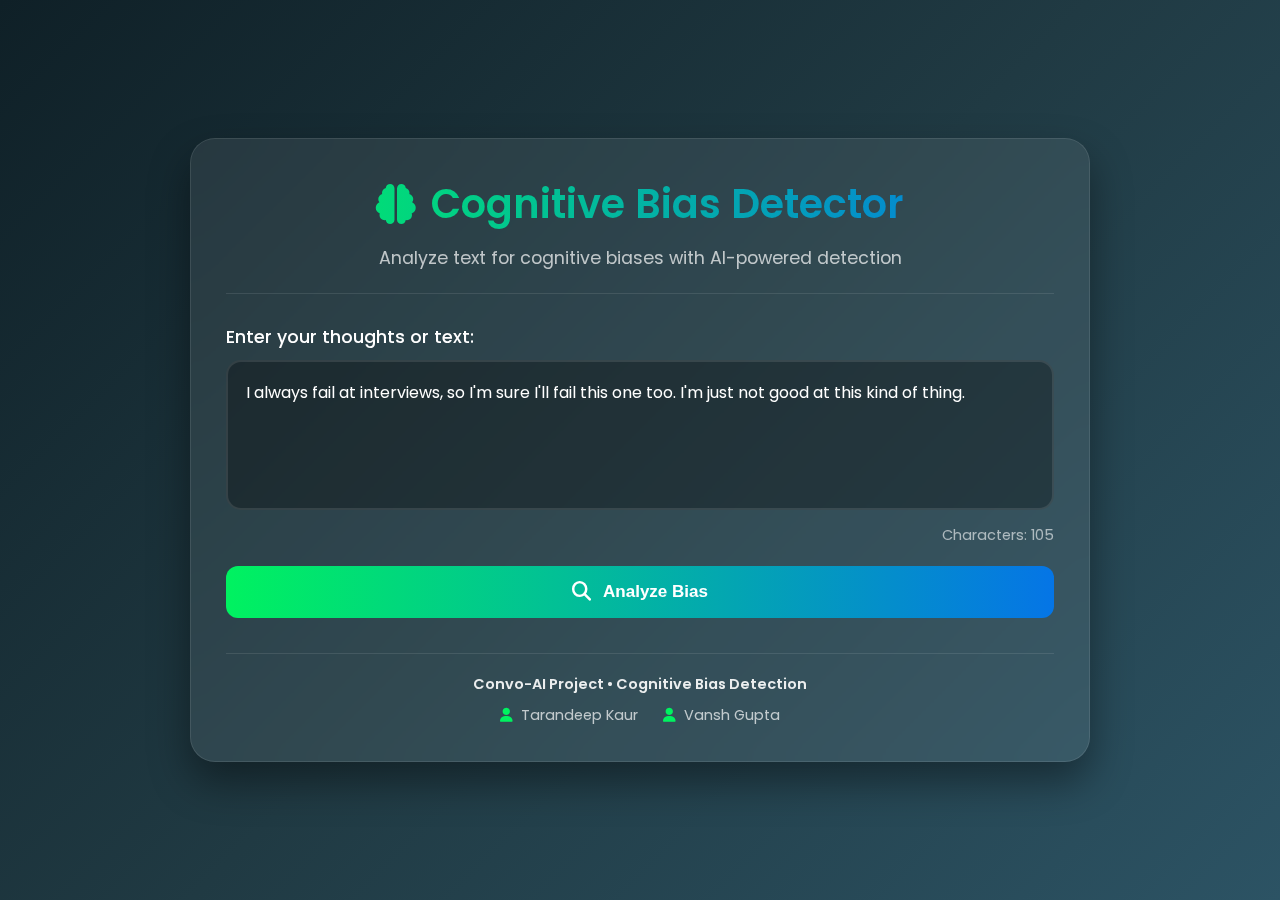
<file: index.html>
<!DOCTYPE html>
<html lang="en">
<head>
    <meta charset="UTF-8">
    <meta name="viewport" content="width=device-width, initial-scale=1.0">
    <title>Cognitive Bias Detection AI</title>
    <link href="https://fonts.googleapis.com/css2?family=Poppins:wght@300;400;600&display=swap" rel="stylesheet">
    <link rel="stylesheet" href="style.css">
    <link rel="stylesheet" href="https://cdnjs.cloudflare.com/ajax/libs/font-awesome/6.4.0/css/all.min.css">
</head>
<body>

<div class="container">
    <div class="card">
        <div class="card-header">
            <h1><i class="fas fa-brain"></i> Cognitive Bias Detector</h1>
            <p class="subtitle">Analyze text for cognitive biases with AI-powered detection</p>
        </div>
        
        <div class="input-section">
            <div class="textarea-container">
                <label for="inputText">Enter your thoughts or text:</label>
                <textarea id="inputText" placeholder="Type your thoughts here... Example: 'I always fail at interviews, so I'm sure I'll fail this one too.'"></textarea>
                <div class="char-count">Characters: <span id="charCounter">0</span></div>
            </div>
            
            <button id="analyzeBtn" onclick="analyzeText()">
                <i class="fas fa-search"></i> Analyze Bias
            </button>
            
            <div class="loading" id="loadingIndicator">
                <div class="spinner"></div>
                <p>Analyzing your text...</p>
            </div>
            
            <div class="error-message" id="errorMessage">
                <i class="fas fa-exclamation-circle"></i>
                <span id="errorText"></span>
            </div>
        </div>

        <div class="result" id="resultBox">
            <div class="result-header">
                <h3><i class="fas fa-chart-bar"></i> Analysis Results</h3>
                <div class="severity-badge">
                    Severity: <span id="severityValue">0/5</span>
                </div>
            </div>
            
            <div class="result-grid">
                <div class="result-card">
                    <h4><i class="fas fa-bullseye"></i> Detected Bias</h4>
                    <p class="result-value" id="biasResult">-</p>
                </div>
                
                <div class="result-card">
                    <h4><i class="fas fa-info-circle"></i> Explanation</h4>
                    <p class="result-text" id="explanationResult">-</p>
                </div>
                
                <div class="result-card">
                    <h4><i class="fas fa-lightbulb"></i> Correction</h4>
                    <p class="result-text" id="correctionResult">-</p>
                </div>
                
                <div class="result-card">
                    <h4><i class="fas fa-tips"></i> Suggestion</h4>
                    <p class="result-text" id="suggestionResult">Try to consider alternative perspectives</p>
                </div>
            </div>
        </div>

        <div class="footer">
            <div class="project-info">Convo-AI Project • Cognitive Bias Detection</div>
            <div class="creators">
                <span><i class="fas fa-user"></i> Tarandeep Kaur</span>
                <span><i class="fas fa-user"></i> Vansh Gupta</span>
            </div>
        </div>
    </div>
</div>

<script src="script.js"></script>
</body>
</html>
</file>
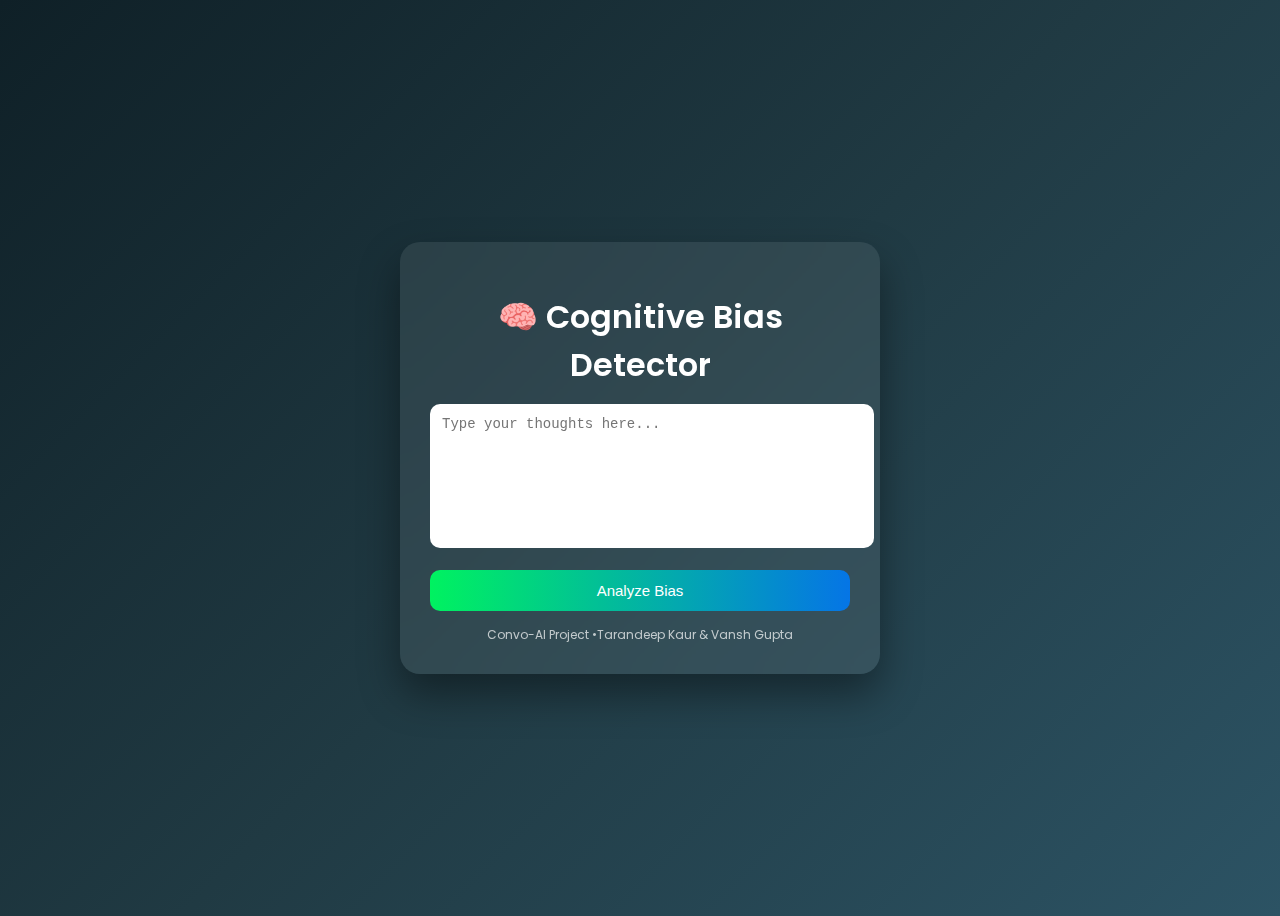
<file: frontend/index.html>
<!DOCTYPE html>
<html lang="en">
<head>
<meta charset="UTF-8">
<title>Cognitive Bias Detection AI</title>
<link href="https://fonts.googleapis.com/css2?family=Poppins:wght@300;400;600&display=swap" rel="stylesheet">
<style>
body{
    font-family: 'Poppins', sans-serif;
    background: linear-gradient(135deg,#0f2027,#203a43,#2c5364);
    min-height:100vh;
    display:flex;
    align-items:center;
    justify-content:center;
}
.card{
    width:420px;
    background:rgba(255,255,255,0.08);
    backdrop-filter: blur(14px);
    padding:30px;
    border-radius:20px;
    box-shadow:0 20px 40px rgba(0,0,0,0.4);
    color:#fff;
}
.card h1{
    text-align:center;
    font-weight:600;
    margin-bottom:15px;
}
textarea{
    width:100%;
    height:120px;
    border:none;
    border-radius:10px;
    padding:12px;
    font-size:14px;
    resize:none;
    outline:none;
}
button{
    width:100%;
    padding:12px;
    margin-top:15px;
    background:linear-gradient(90deg,#00f260,#0575e6);
    border:none;
    border-radius:10px;
    font-size:15px;
    color:white;
    cursor:pointer;
}
button:hover{opacity:0.9;}
.result{
    margin-top:20px;
    background:rgba(0,0,0,0.4);
    padding:15px;
    border-radius:10px;
    display:none;
}
.result span{color:#00f2ff;}
.footer{
    text-align:center;
    font-size:12px;
    margin-top:15px;
    opacity:0.7;
}
</style>
</head>
<body>

<div class="card">
<h1>🧠 Cognitive Bias Detector</h1>
<textarea id="inputText" placeholder="Type your thoughts here..."></textarea>
<button onclick="analyze()">Analyze Bias</button>

<div class="result" id="resultBox">
<p><b>Detected Bias:</b> <span id="bias"></span></p>
<p><b>Severity:</b> <span id="severity"></span></p>
<p><b>Explanation:</b> <span id="explanation"></span></p>
<p><b>Correction:</b> <span id="correction"></span></p>
</div>

<div class="footer">Convo-AI Project •Tarandeep Kaur & Vansh Gupta</div>
</div>

<script>
async function analyze(){
    const text = document.getElementById("inputText").value;
    if(!text.trim()) return;

    const res = await fetch("http://127.0.0.1:8000/analyze",{
        method:"POST",
        headers:{ "Content-Type":"application/json" },
        body:JSON.stringify({ text })
    });

    const data = await res.json();
    document.getElementById("resultBox").style.display="block";
    document.getElementById("bias").innerText = data.bias;
    document.getElementById("severity").innerText = data.severity + "/5";
    document.getElementById("explanation").innerText = data.explanation;
    document.getElementById("correction").innerText = data.correction;
}
</script>

</body>
</html>
</file>
<file: style.css>
* {
    margin: 0;
    padding: 0;
    box-sizing: border-box;
}

body {
    font-family: 'Poppins', sans-serif;
    background: linear-gradient(135deg, #0f2027, #203a43, #2c5364);
    min-height: 100vh;
    display: flex;
    align-items: center;
    justify-content: center;
    padding: 20px;
    color: #fff;
}

.container {
    width: 100%;
    max-width: 900px;
    display: flex;
    justify-content: center;
}

.card {
    width: 100%;
    background: rgba(255, 255, 255, 0.08);
    backdrop-filter: blur(14px);
    padding: 35px;
    border-radius: 25px;
    box-shadow: 0 20px 40px rgba(0, 0, 0, 0.4);
    border: 1px solid rgba(255, 255, 255, 0.1);
    transition: transform 0.3s ease, box-shadow 0.3s ease;
}

.card:hover {
    transform: translateY(-5px);
    box-shadow: 0 25px 50px rgba(0, 0, 0, 0.5);
}

.card-header {
    text-align: center;
    margin-bottom: 30px;
    padding-bottom: 20px;
    border-bottom: 1px solid rgba(255, 255, 255, 0.1);
}

.card-header h1 {
    font-weight: 600;
    margin-bottom: 10px;
    font-size: 2.5rem;
    background: linear-gradient(90deg, #00f260, #0575e6);
    -webkit-background-clip: text;
    -webkit-text-fill-color: transparent;
    background-clip: text;
    display: flex;
    align-items: center;
    justify-content: center;
    gap: 15px;
}

.card-header .subtitle {
    color: rgba(255, 255, 255, 0.7);
    font-size: 1.1rem;
    max-width: 600px;
    margin: 0 auto;
    line-height: 1.6;
}

.input-section {
    margin-bottom: 25px;
}

.textarea-container {
    margin-bottom: 20px;
}

.textarea-container label {
    display: block;
    margin-bottom: 10px;
    font-weight: 500;
    color: #fff;
    font-size: 1.1rem;
}

textarea {
    width: 100%;
    height: 150px;
    background: rgba(0, 0, 0, 0.3);
    border: 2px solid rgba(255, 255, 255, 0.1);
    border-radius: 15px;
    padding: 18px;
    font-size: 16px;
    color: #fff;
    resize: none;
    outline: none;
    font-family: 'Poppins', sans-serif;
    transition: all 0.3s ease;
}

textarea:focus {
    border-color: #00f260;
    box-shadow: 0 0 0 3px rgba(0, 242, 96, 0.2);
}

textarea::placeholder {
    color: rgba(255, 255, 255, 0.5);
}

.char-count {
    text-align: right;
    margin-top: 8px;
    font-size: 0.9rem;
    color: rgba(255, 255, 255, 0.6);
}

#analyzeBtn {
    width: 100%;
    padding: 16px;
    background: linear-gradient(90deg, #00f260, #0575e6);
    border: none;
    border-radius: 12px;
    font-size: 17px;
    font-weight: 600;
    color: white;
    cursor: pointer;
    display: flex;
    align-items: center;
    justify-content: center;
    gap: 12px;
    transition: all 0.3s ease;
    position: relative;
    overflow: hidden;
}

#analyzeBtn:hover {
    transform: translateY(-3px);
    box-shadow: 0 10px 20px rgba(0, 242, 96, 0.3);
}

#analyzeBtn:active {
    transform: translateY(0);
}

#analyzeBtn i {
    font-size: 1.2rem;
}

.loading {
    display: none;
    text-align: center;
    margin-top: 25px;
    padding: 20px;
    background: rgba(0, 0, 0, 0.2);
    border-radius: 12px;
}

.spinner {
    width: 50px;
    height: 50px;
    border: 4px solid rgba(255, 255, 255, 0.1);
    border-top: 4px solid #00f260;
    border-radius: 50%;
    margin: 0 auto 15px;
    animation: spin 1s linear infinite;
}

@keyframes spin {
    0% { transform: rotate(0deg); }
    100% { transform: rotate(360deg); }
}

.loading p {
    color: rgba(255, 255, 255, 0.8);
    font-size: 1rem;
}

.error-message {
    display: none;
    background: rgba(255, 87, 87, 0.1);
    border: 1px solid rgba(255, 87, 87, 0.3);
    border-radius: 10px;
    padding: 15px;
    margin-top: 15px;
    color: #ff5757;
    align-items: center;
    gap: 10px;
}

.error-message i {
    font-size: 1.2rem;
}

.result {
    margin-top: 30px;
    background: rgba(0, 0, 0, 0.4);
    padding: 25px;
    border-radius: 18px;
    display: none;
    animation: fadeIn 0.5s ease-out;
    border-left: 4px solid #00f260;
}

@keyframes fadeIn {
    from { opacity: 0; transform: translateY(10px); }
    to { opacity: 1; transform: translateY(0); }
}

.result-header {
    display: flex;
    justify-content: space-between;
    align-items: center;
    margin-bottom: 25px;
    padding-bottom: 15px;
    border-bottom: 1px solid rgba(255, 255, 255, 0.1);
}

.result-header h3 {
    font-size: 1.5rem;
    color: #fff;
    display: flex;
    align-items: center;
    gap: 10px;
}

.result-header h3 i {
    color: #00f260;
}

.severity-badge {
    background: rgba(0, 242, 96, 0.15);
    color: #00f260;
    padding: 8px 18px;
    border-radius: 50px;
    font-weight: 600;
    font-size: 0.95rem;
}

.result-grid {
    display: grid;
    grid-template-columns: repeat(auto-fit, minmax(250px, 1fr));
    gap: 20px;
}

.result-card {
    background: rgba(255, 255, 255, 0.05);
    padding: 20px;
    border-radius: 12px;
    transition: transform 0.3s ease, background 0.3s ease;
}

.result-card:hover {
    transform: translateY(-5px);
    background: rgba(255, 255, 255, 0.08);
}

.result-card h4 {
    font-size: 1.1rem;
    color: #00f2ff;
    margin-bottom: 12px;
    display: flex;
    align-items: center;
    gap: 8px;
}

.result-card h4 i {
    font-size: 1rem;
}

.result-value {
    font-size: 1.3rem;
    font-weight: 600;
    color: #fff;
    margin-bottom: 10px;
}

.result-text {
    font-size: 1rem;
    line-height: 1.6;
    color: rgba(255, 255, 255, 0.9);
}

#biasResult {
    color: #ff9d00;
}

#severityValue {
    font-weight: 700;
}

.footer {
    text-align: center;
    margin-top: 35px;
    padding-top: 20px;
    border-top: 1px solid rgba(255, 255, 255, 0.1);
    color: rgba(255, 255, 255, 0.7);
    font-size: 0.9rem;
}

.project-info {
    font-weight: 600;
    margin-bottom: 10px;
    color: rgba(255, 255, 255, 0.9);
}

.creators {
    display: flex;
    justify-content: center;
    gap: 25px;
    margin-top: 10px;
}

.creators span {
    display: flex;
    align-items: center;
    gap: 8px;
}

.creators i {
    color: #00f260;
}

/* Responsive Design */
@media (max-width: 768px) {
    .card {
        padding: 25px 20px;
    }
    
    .card-header h1 {
        font-size: 2rem;
        flex-direction: column;
        gap: 10px;
    }
    
    .result-grid {
        grid-template-columns: 1fr;
    }
    
    .result-header {
        flex-direction: column;
        gap: 15px;
        text-align: center;
    }
    
    .creators {
        flex-direction: column;
        gap: 10px;
    }
}
</file>
